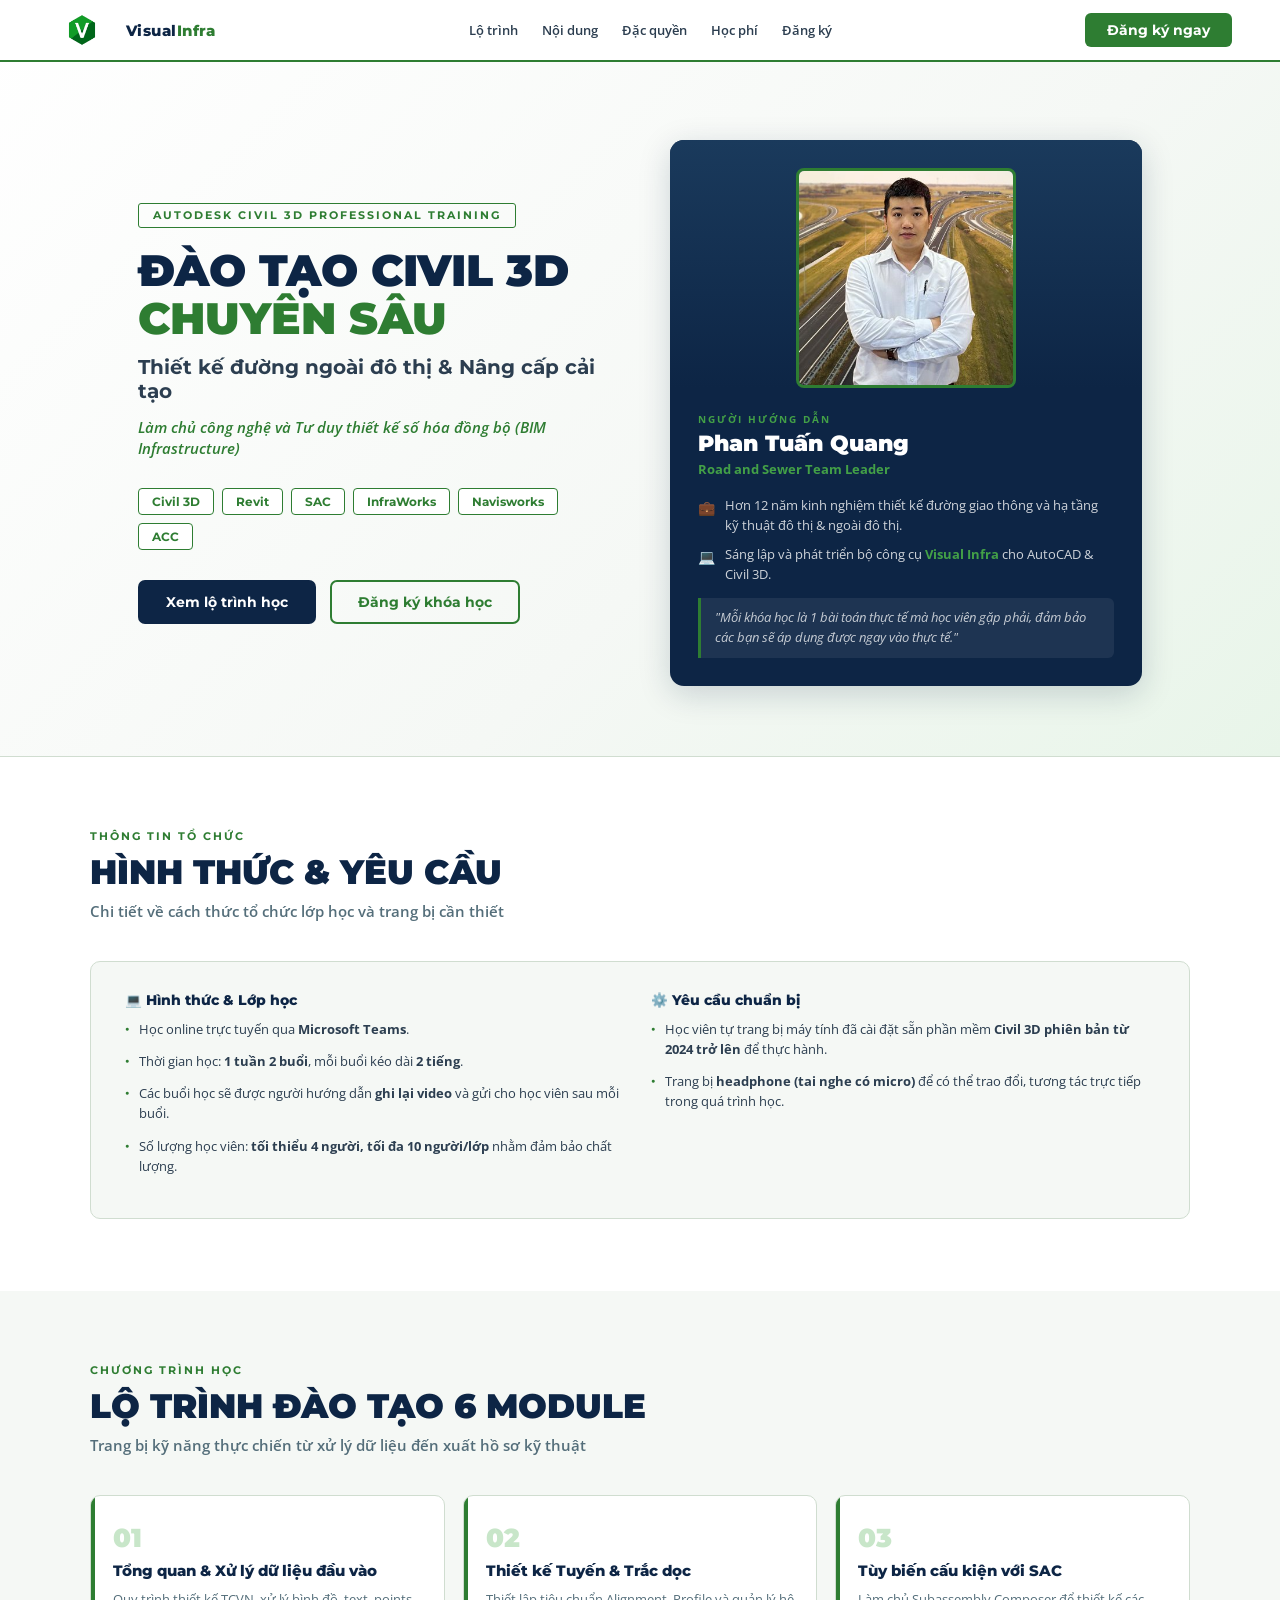
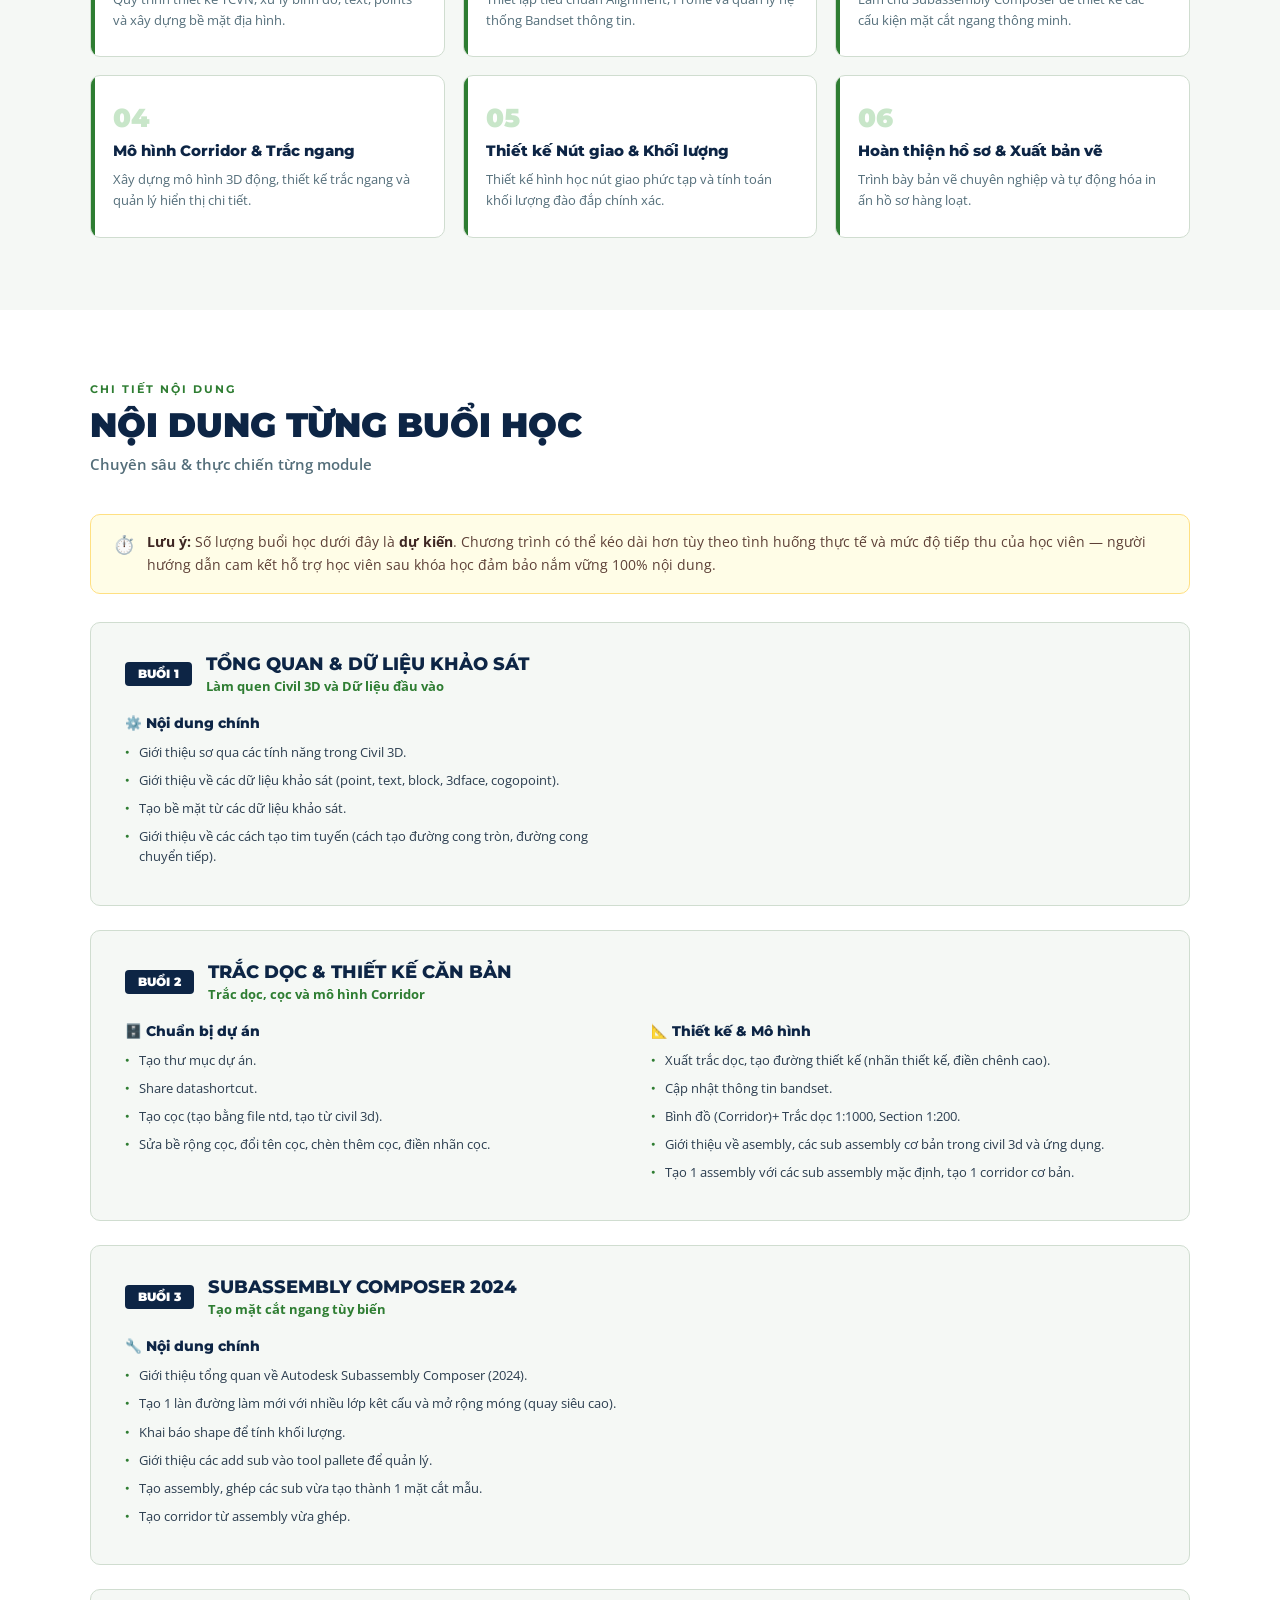
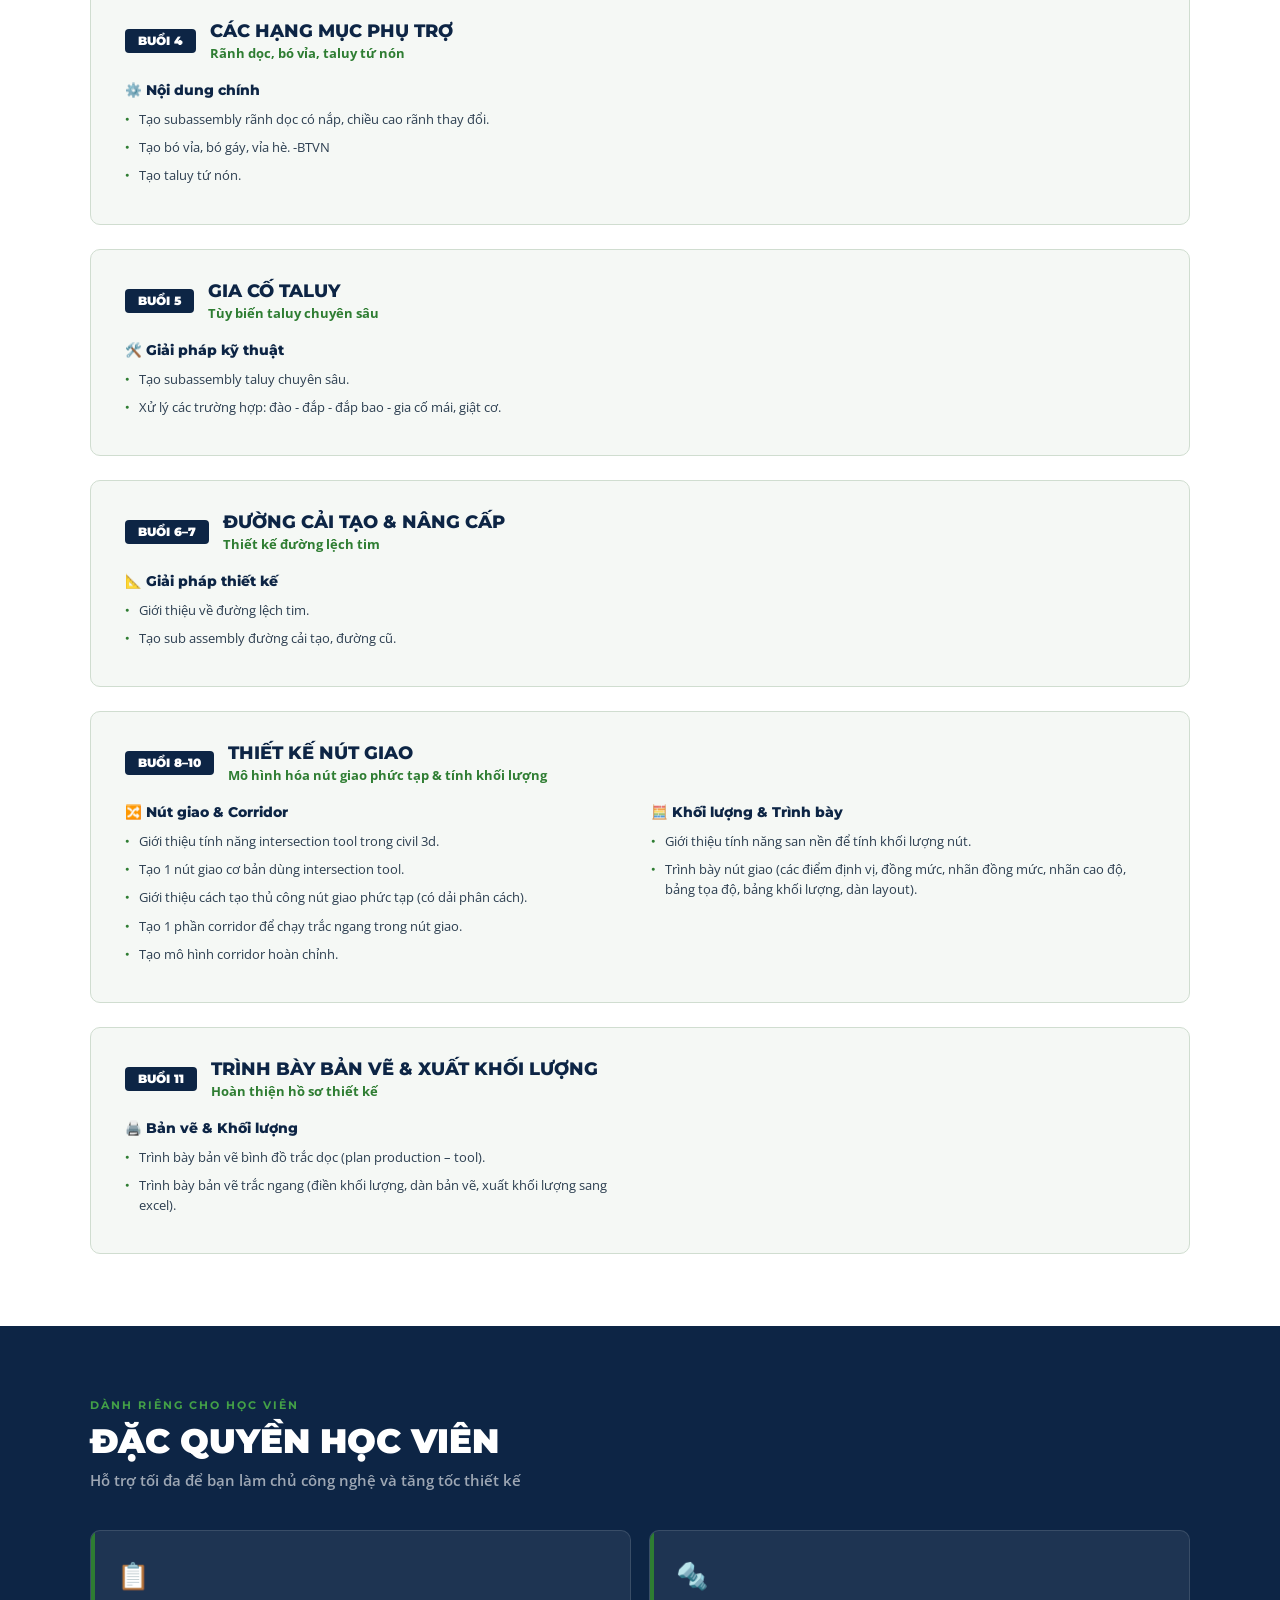
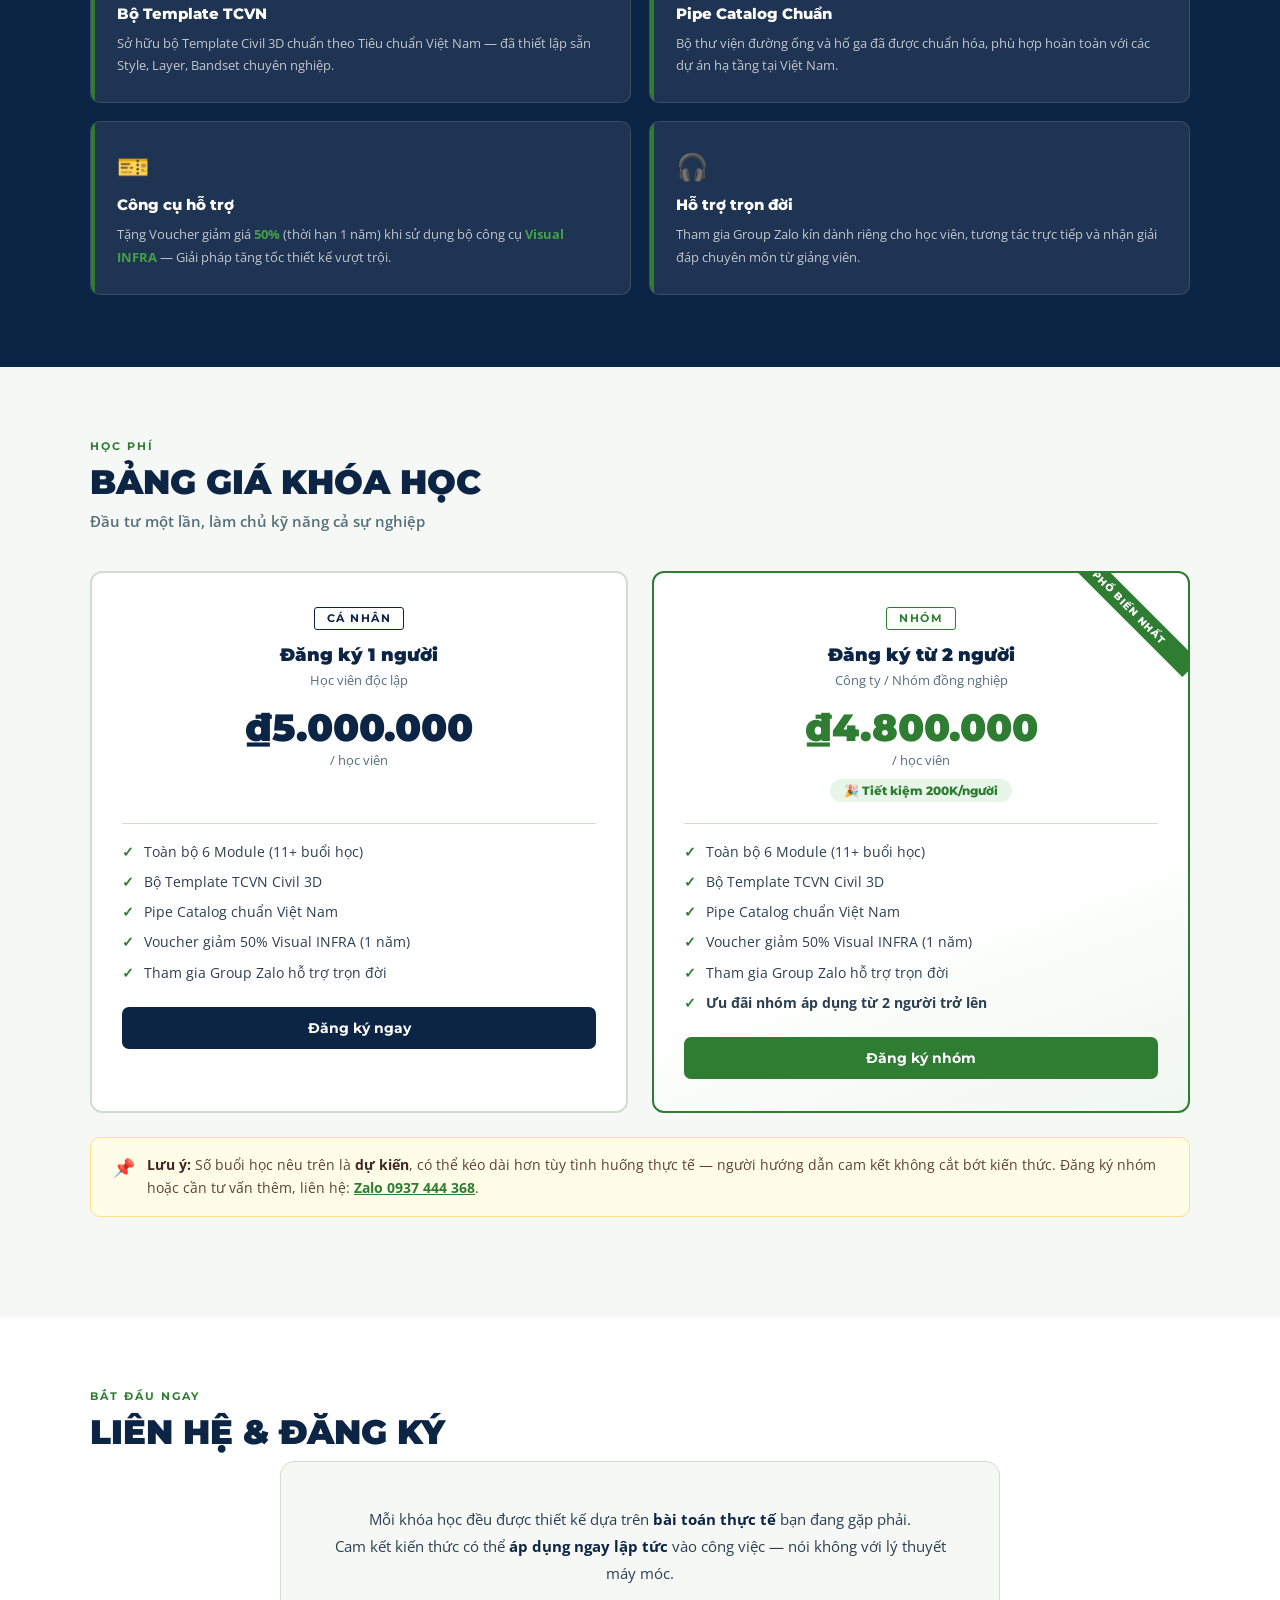
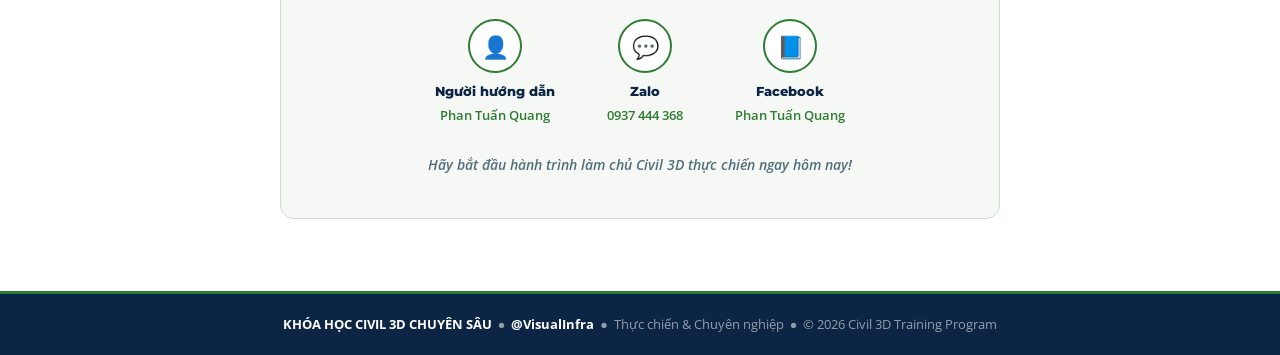
<file: index.html>
<!DOCTYPE html>

<html lang="vi">

<head>

<meta charset="UTF-8">

<meta name="viewport" content="width=device-width, initial-scale=1.0">

<title>Đào Tạo Civil 3D Chuyên Sâu | VisualInfra</title>

<link href="https://fonts.googleapis.com/css2?family=Montserrat:wght@400;600;700;800;900&family=Open+Sans:wght@400;500;600&display=swap" rel="stylesheet">

<style>

  :root {

    --navy: #0d2545;

    --navy-mid: #163a6b;

    --blue: #1565C0;

    --blue-light: #1E88E5;

    --green: #2E7D32;

    --green-light: #43A047;

    --green-pale: #e8f5e9;

    --text-dark: #0d2545;

    --text-mid: #2c3e50;

    --text-light: #546e7a;

    --bg: #ffffff;

    --bg-section: #f5f8f5;

    --border: #d0ddd0;

    --card-bg: #f0f7f0;

  }

  * { margin: 0; padding: 0; box-sizing: border-box; }

  html { scroll-behavior: smooth; }

  body { font-family: 'Open Sans', sans-serif; color: var(--text-dark); background: var(--bg); }



  /* NAV */

  nav {

    position: fixed; top: 0; width: 100%; z-index: 100;

    background: rgba(255,255,255,0.97);

    border-bottom: 2px solid var(--green);

    display: flex; align-items: center; justify-content: space-between;

    padding: 0 48px; height: 62px;

    backdrop-filter: blur(8px);

  }

  .nav-logo { display: flex; align-items: center; gap: 10px; text-decoration: none; }

  .nav-logo img { height: 38px; width: auto; }

  .nav-logo-text { font-family: 'Montserrat', sans-serif; font-weight: 800; font-size: 15px; color: var(--navy); letter-spacing: 0.5px; }

  .nav-logo-text span { color: var(--green); }

  .nav-links { display: flex; gap: 24px; }

  .nav-links a { text-decoration: none; font-size: 13px; font-weight: 600; color: var(--text-mid); transition: color .2s; }

  .nav-links a:hover { color: var(--green); }

  .nav-cta {

    background: var(--green); color: #fff;

    padding: 9px 22px; border-radius: 6px;

    font-family: 'Montserrat', sans-serif; font-size: 13.5px; font-weight: 700;

    text-decoration: none; transition: background .2s;

  }

  .nav-cta:hover { background: var(--green-light); }



  /* HERO */

  .hero-wrap {

    background: linear-gradient(135deg, #ffffff 0%, #f5f8f5 60%, #e8f5e9 100%);

    padding-top: 80px;

    border-bottom: 1px solid var(--border);

  }

  .hero {

    padding: 60px 48px 70px;

    max-width: 1100px; margin: 0 auto;

    display: grid; grid-template-columns: 1fr 1fr; gap: 60px; align-items: center;

  }

  .hero-badge {

    display: inline-block;

    font-family: 'Montserrat', sans-serif; font-weight: 700;

    font-size: 10.5px; letter-spacing: 2px; text-transform: uppercase;

    color: var(--green); border: 1.5px solid var(--green);

    padding: 5px 14px; border-radius: 3px; margin-bottom: 18px;

  }

  .hero h1 { font-family: 'Montserrat', sans-serif; font-weight: 900; font-size: 44px; line-height: 1.1; color: var(--navy); margin-bottom: 12px; }

  .hero h1 span { color: var(--green); }

  .hero h2 { font-family: 'Montserrat', sans-serif; font-weight: 700; font-size: 20px; color: var(--text-mid); margin-bottom: 14px; }

  .hero-sub { font-size: 14.5px; color: var(--green); font-style: italic; font-weight: 600; margin-bottom: 28px; line-height: 1.5; }

  .hero-badges { display: flex; gap: 8px; flex-wrap: wrap; margin-bottom: 30px; }

  .skill-tag {

    background: #fff; border: 1.5px solid var(--green);

    padding: 5px 13px; border-radius: 4px;

    font-size: 12px; font-weight: 700; font-family: 'Montserrat', sans-serif; color: var(--green);

  }

  .hero-cta { display: flex; gap: 14px; flex-wrap: wrap; }

  .btn-primary {

    background: var(--navy); color: #fff; padding: 13px 28px; border-radius: 7px;

    font-family: 'Montserrat', sans-serif; font-weight: 700; font-size: 14px;

    text-decoration: none; transition: all .2s; display: inline-block;

  }

  .btn-primary:hover { background: var(--navy-mid); transform: translateY(-1px); box-shadow: 0 4px 16px rgba(13,37,69,.2); }

  .btn-outline {

    border: 2px solid var(--green); color: var(--green); padding: 11px 26px; border-radius: 7px;

    font-family: 'Montserrat', sans-serif; font-weight: 700; font-size: 14px;

    text-decoration: none; transition: all .2s; display: inline-block;

  }

  .btn-outline:hover { background: var(--green-pale); transform: translateY(-1px); }



  /* INSTRUCTOR CARD */

  .instructor-card {

    background: var(--navy); border-radius: 14px; overflow: hidden;

    display: flex; flex-direction: column; box-shadow: 0 8px 32px rgba(13,37,69,.18);

  }

  .instructor-img-wrap {

    background: linear-gradient(180deg, #1a3a5c 0%, #0d2545 100%);

    display: flex; justify-content: center; padding-top: 28px;

  }

  .instructor-img-wrap img {

    width: 220px; height: 220px; object-fit: cover; object-position: top;

    border-radius: 8px; border: 3px solid var(--green);

  }

  .instructor-body { padding: 24px 28px 28px; }

  .instructor-body .inst-label { font-size: 10px; font-weight: 700; text-transform: uppercase; letter-spacing: 2px; color: var(--green-light); margin-bottom: 4px; }

  .instructor-body h3 { font-family: 'Montserrat', sans-serif; font-weight: 900; font-size: 22px; color: #fff; margin-bottom: 3px; }

  .instructor-body .role { font-size: 13px; font-weight: 700; color: var(--green-light); margin-bottom: 18px; }

  .exp-item { display: flex; gap: 10px; margin-bottom: 10px; align-items: flex-start; }

  .exp-icon { font-size: 14px; margin-top: 2px; flex-shrink: 0; }

  .exp-text { font-size: 13px; color: rgba(255,255,255,.8); line-height: 1.5; }

  .exp-text strong { color: var(--green-light); }

  .quote-box {

    border-left: 3px solid var(--green); padding: 10px 14px;

    background: rgba(255,255,255,.07); border-radius: 0 6px 6px 0;

    font-size: 12.5px; font-style: italic; color: rgba(255,255,255,.75); margin-top: 14px; line-height: 1.6;

  }



  /* SECTIONS */

  section { padding: 72px 48px; }

  .container { max-width: 1100px; margin: 0 auto; }

  .section-label { font-family: 'Montserrat', sans-serif; font-weight: 700; font-size: 11px; letter-spacing: 2px; text-transform: uppercase; color: var(--green); margin-bottom: 8px; }

  .section-title { font-family: 'Montserrat', sans-serif; font-weight: 900; font-size: 34px; color: var(--navy); margin-bottom: 8px; }

  .section-sub { font-size: 15px; color: var(--text-light); font-weight: 600; margin-bottom: 40px; }



  /* MODULES */

  #modules { background: var(--bg-section); }

  .modules-grid { display: grid; grid-template-columns: repeat(3, 1fr); gap: 18px; }

  .module-card {

    background: #fff; border: 1px solid var(--border); border-radius: 10px;

    padding: 26px 22px; position: relative; overflow: hidden; transition: box-shadow .2s, transform .2s;

  }

  .module-card:hover { box-shadow: 0 6px 22px rgba(46,125,50,.12); transform: translateY(-2px); }

  .module-card::before { content: ''; position: absolute; left: 0; top: 0; bottom: 0; width: 4px; background: var(--green); }

  .module-num { font-family: 'Montserrat', sans-serif; font-weight: 900; font-size: 26px; color: #c8e6c9; margin-bottom: 8px; }

  .module-title { font-family: 'Montserrat', sans-serif; font-weight: 800; font-size: 14.5px; color: var(--navy); margin-bottom: 9px; }

  .module-desc { font-size: 13px; color: var(--text-light); line-height: 1.6; }



  /* SESSIONS */

  #sessions { background: #fff; }

  .sessions-list { display: flex; flex-direction: column; gap: 24px; }

  .session-card { background: var(--bg-section); border: 1px solid var(--border); border-radius: 10px; padding: 30px 34px; }

  .session-header { display: flex; align-items: center; gap: 14px; margin-bottom: 20px; }

  .session-num-badge {

    background: var(--navy); color: #fff;

    font-family: 'Montserrat', sans-serif; font-weight: 900; font-size: 11.5px;

    padding: 5px 13px; border-radius: 4px; flex-shrink: 0;

  }

  .session-title { font-family: 'Montserrat', sans-serif; font-weight: 800; font-size: 18px; color: var(--navy); }

  .session-subtitle { font-size: 12.5px; font-weight: 700; color: var(--green); margin-top: 3px; }

  .session-cols { display: grid; grid-template-columns: 1fr 1fr; gap: 22px; }

  .session-group-title {

    display: flex; align-items: center; gap: 8px;

    font-family: 'Montserrat', sans-serif; font-weight: 800; font-size: 13.5px; color: var(--navy); margin-bottom: 11px;

  }

  .session-items { list-style: none; }

  .session-items li {

    display: flex; gap: 10px; font-size: 13px; color: var(--text-mid);

    margin-bottom: 8px; line-height: 1.55; align-items: flex-start;

  }

  .session-items li::before { content: '●'; color: var(--green); font-size: 7px; margin-top: 5px; flex-shrink: 0; }



  /* NOTE BOX */

  .note-box {

    background: #fffde7; border: 1px solid #ffe082; border-radius: 10px;

    padding: 16px 22px; display: flex; gap: 12px; align-items: flex-start; margin-bottom: 28px;

  }

  .note-box-icon { font-size: 18px; flex-shrink: 0; margin-top: 1px; }

  .note-box-text { font-size: 13.5px; color: #5d4037; line-height: 1.7; }

  .note-box-text strong { color: #3e2723; }



  /* PRIVILEGES */

  #privileges { background: var(--navy); }

  #privileges .section-label { color: var(--green-light); }

  #privileges .section-title { color: #fff; }

  #privileges .section-sub { color: rgba(255,255,255,.6); }

  .priv-grid { display: grid; grid-template-columns: 1fr 1fr; gap: 18px; }

  .priv-card {

    background: rgba(255,255,255,.07); border: 1px solid rgba(255,255,255,.12);

    border-radius: 10px; padding: 26px 26px; position: relative; overflow: hidden; transition: background .2s;

  }

  .priv-card:hover { background: rgba(255,255,255,.11); }

  .priv-card::before { content: ''; position: absolute; left: 0; top: 0; bottom: 0; width: 4px; background: var(--green); }

  .priv-icon { font-size: 26px; margin-bottom: 11px; }

  .priv-title { font-family: 'Montserrat', sans-serif; font-weight: 800; font-size: 15px; color: #fff; margin-bottom: 9px; }

  .priv-desc { font-size: 13px; color: rgba(255,255,255,.72); line-height: 1.7; }

  .priv-desc strong { color: var(--green-light); }



  /* PRICING */

  #pricing { background: var(--bg-section); }

  .pricing-grid { display: grid; grid-template-columns: 1fr 1fr; gap: 24px; margin-bottom: 24px; }

  .price-card {

    background: #fff; border: 2px solid var(--border); border-radius: 12px;

    padding: 32px 30px; text-align: center; position: relative; overflow: hidden;

    transition: box-shadow .2s, transform .2s;

  }

  .price-card:hover { box-shadow: 0 8px 28px rgba(46,125,50,.13); transform: translateY(-2px); }

  .price-card.featured { border-color: var(--green); background: linear-gradient(160deg, #fff 60%, #f0f7f0 100%); }

  .price-card.featured::after {

    content: '★ PHỔ BIẾN NHẤT';

    position: absolute; top: 18px; right: -30px;

    background: var(--green); color: #fff;

    font-family: 'Montserrat', sans-serif; font-weight: 800; font-size: 10px; letter-spacing: 1px;

    padding: 5px 38px; transform: rotate(45deg);

  }

  .price-badge {

    display: inline-block; font-family: 'Montserrat', sans-serif; font-weight: 700;

    font-size: 10.5px; letter-spacing: 1.5px; text-transform: uppercase;

    color: var(--navy); border: 1.5px solid var(--navy);

    padding: 4px 12px; border-radius: 3px; margin-bottom: 14px;

  }

  .price-card.featured .price-badge { color: var(--green); border-color: var(--green); }

  .price-title { font-family: 'Montserrat', sans-serif; font-weight: 900; font-size: 18px; color: var(--navy); margin-bottom: 5px; }

  .price-subtitle { font-size: 13px; color: var(--text-light); margin-bottom: 20px; }

  .price-amount { font-family: 'Montserrat', sans-serif; font-weight: 900; font-size: 38px; color: var(--navy); line-height: 1; margin-bottom: 4px; }

  .price-card.featured .price-amount { color: var(--green); }

  .price-unit { font-size: 13px; color: var(--text-light); margin-bottom: 8px; }

  .price-tag-wrap { height: 28px; display: flex; align-items: center; justify-content: center; margin-bottom: 18px; }

  .price-discount {

    background: #e8f5e9; color: var(--green);

    font-family: 'Montserrat', sans-serif; font-weight: 800; font-size: 12px;

    padding: 4px 14px; border-radius: 20px;

  }

  .price-divider { border: none; border-top: 1px solid var(--border); margin-bottom: 18px; }

  .price-features { list-style: none; text-align: left; margin-bottom: 24px; }

  .price-features li { display: flex; gap: 10px; font-size: 13.5px; color: var(--text-mid); margin-bottom: 10px; line-height: 1.5; }

  .price-features li::before { content: '✓'; color: var(--green); font-weight: 800; flex-shrink: 0; }

  .price-cta {

    display: block; width: 100%; padding: 12px;

    background: var(--navy); color: #fff;

    font-family: 'Montserrat', sans-serif; font-weight: 700; font-size: 14px;

    border-radius: 7px; text-decoration: none; text-align: center; transition: background .2s;

  }

  .price-cta:hover { background: var(--navy-mid); }

  .price-card.featured .price-cta { background: var(--green); }

  .price-card.featured .price-cta:hover { background: var(--green-light); }



  /* CONTACT */

  #contact { background: #fff; }

  .contact-box {

    background: var(--bg-section); border: 1px solid var(--border); border-radius: 14px;

    padding: 44px 52px; text-align: center; max-width: 720px; margin: 0 auto;

  }

  .contact-quote { font-size: 15px; color: var(--text-mid); line-height: 1.8; margin-bottom: 32px; }

  .contact-quote strong { color: var(--navy); }

  .contact-row { display: flex; justify-content: center; gap: 52px; flex-wrap: wrap; }

  .contact-item { text-align: center; }

  .ci-icon {

    width: 54px; height: 54px; border-radius: 50%; background: #fff; border: 2px solid var(--green);

    display: flex; align-items: center; justify-content: center; font-size: 22px; margin: 0 auto 10px;

  }

  .ci-label { font-family: 'Montserrat', sans-serif; font-weight: 800; font-size: 13px; color: var(--navy); margin-bottom: 4px; }

  .contact-item a { font-size: 13px; color: var(--green); text-decoration: none; font-weight: 600; }

  .contact-item a:hover { text-decoration: underline; }

  .contact-cta { margin-top: 30px; font-size: 14px; color: var(--text-light); font-style: italic; font-weight: 600; }



  /* FOOTER */

  footer {

    background: var(--navy); color: rgba(255,255,255,.55);

    text-align: center; padding: 22px 48px; font-size: 12.5px; border-top: 3px solid var(--green);

  }

  footer strong { color: #fff; }



  /* ANIMATE */

  .fade-in { opacity: 0; transform: translateY(22px); transition: opacity .55s, transform .55s; }

  .fade-in.visible { opacity: 1; transform: none; }



  /* RESPONSIVE */

  @media (max-width: 900px) {

    nav { padding: 0 18px; }

    .nav-links { display: none; }

    .hero { grid-template-columns: 1fr; padding: 80px 20px 48px; gap: 32px; }

    .hero h1 { font-size: 30px; }

    .modules-grid { grid-template-columns: 1fr 1fr; }

    .session-cols { grid-template-columns: 1fr; }

    .priv-grid { grid-template-columns: 1fr; }

    .pricing-grid { grid-template-columns: 1fr; }

    section { padding: 52px 20px; }

    .contact-box { padding: 28px 18px; }

  }

  @media (max-width: 580px) {

    .modules-grid { grid-template-columns: 1fr; }

    .hero h1 { font-size: 26px; }

    .section-title { font-size: 24px; }

    .instructor-img-wrap img { width: 170px; height: 170px; }

  }

</style>

</head>

<body>



<!-- NAV -->

<nav>

  <a href="#" class="nav-logo">

    <img src="[data-uri]" alt="VisualInfra Logo">

    <span class="nav-logo-text">Visual<span>Infra</span></span>

  </a>

  <div class="nav-links">

    <a href="#modules">Lộ trình</a>

    <a href="#sessions">Nội dung</a>

    <a href="#privileges">Đặc quyền</a>

    <a href="#pricing">Học phí</a>

    <a href="#contact">Đăng ký</a>

  </div>

  <a href="#contact" class="nav-cta">Đăng ký ngay</a>

</nav>



<!-- HERO -->

<div class="hero-wrap">

  <div class="hero container">

    <div class="hero-left">

      <div class="hero-badge">Autodesk Civil 3D Professional Training</div>

      <h1>ĐÀO TẠO CIVIL 3D<br><span>CHUYÊN SÂU</span></h1>

      <h2>Thiết kế đường ngoài đô thị &amp; Nâng cấp cải tạo</h2>

      <p class="hero-sub">Làm chủ công nghệ và Tư duy thiết kế số hóa đồng bộ (BIM Infrastructure)</p>

      <div class="hero-badges">

        <span class="skill-tag">Civil 3D</span>

        <span class="skill-tag">Revit</span>

        <span class="skill-tag">SAC</span>

        <span class="skill-tag">InfraWorks</span>

        <span class="skill-tag">Navisworks</span>

        <span class="skill-tag">ACC</span>

      </div>

      <div class="hero-cta">

        <a href="#modules" class="btn-primary">Xem lộ trình học</a>

        <a href="#contact" class="btn-outline">Đăng ký khóa học</a>

      </div>

    </div>

    <div class="instructor-card fade-in">

      <div class="instructor-img-wrap">

        <img src="[data-uri]" alt="Phan Tuấn Quang">

      </div>

      <div class="instructor-body">

        <div class="inst-label">Người hướng dẫn</div>

        <h3>Phan Tuấn Quang</h3>

        <div class="role">Road and Sewer Team Leader</div>

        <div class="exp-item"><span class="exp-icon">💼</span><p class="exp-text">Hơn 12 năm kinh nghiệm thiết kế đường giao thông và hạ tầng kỹ thuật đô thị &amp; ngoài đô thị.</p></div>

        <div class="exp-item"><span class="exp-icon">💻</span><p class="exp-text">Sáng lập và phát triển bộ công cụ <strong>Visual Infra</strong> cho AutoCAD &amp; Civil 3D.</p></div>

        <div class="quote-box">"Mỗi khóa học là 1 bài toán thực tế mà học viên gặp phải, đảm bảo các bạn sẽ áp dụng được ngay vào thực tế."</div>

      </div>

    </div>

  </div>

</div>


<section id="learning-format" style="background: #fff;">
  <div class="container">
    <div class="section-label">Thông tin tổ chức</div>
    <div class="section-title">HÌNH THỨC & YÊU CẦU</div>
    <p class="section-sub">Chi tiết về cách thức tổ chức lớp học và trang bị cần thiết</p>
    
    <div class="session-card fade-in">
      <div class="session-cols" style="align-items: start;">
        <div style="height: auto;">
          <div class="session-group-title">💻 Hình thức & Lớp học</div>
          <ul class="session-items" style="display: block; padding-left: 0;">
            <li style="margin-bottom: 12px; display: flex; gap: 10px; align-items: flex-start;">
              <span>Học online trực tuyến qua <strong>Microsoft Teams</strong>.</span>
            </li>
            <li style="margin-bottom: 12px; display: flex; gap: 10px; align-items: flex-start;">
              <span>Thời gian học: <strong>1 tuần 2 buổi</strong>, mỗi buổi kéo dài <strong>2 tiếng</strong>.</span>
            </li>
            <li style="margin-bottom: 12px; display: flex; gap: 10px; align-items: flex-start;">
              <span>Các buổi học sẽ được người hướng dẫn <strong>ghi lại video</strong> và gửi cho học viên sau mỗi buổi.</span>
            </li>
            <li style="margin-bottom: 12px; display: flex; gap: 10px; align-items: flex-start;">
              <span>Số lượng học viên: <strong>tối thiểu 4 người, tối đa 10 người/lớp</strong> nhằm đảm bảo chất lượng.</span>
            </li>
          </ul>
        </div>
        <div style="height: auto;">
          <div class="session-group-title">⚙️ Yêu cầu chuẩn bị</div>
          <ul class="session-items" style="display: block; padding-left: 0;">
            <li style="margin-bottom: 12px; display: flex; gap: 10px; align-items: flex-start;">
              <span>Học viên tự trang bị máy tính đã cài đặt sẵn phần mềm <strong>Civil 3D phiên bản từ 2024 trở lên</strong> để thực hành.</span>
            </li>
            <li style="margin-bottom: 12px; display: flex; gap: 10px; align-items: flex-start;">
              <span>Trang bị <strong>headphone (tai nghe có micro)</strong> để có thể trao đổi, tương tác trực tiếp trong quá trình học.</span>
            </li>
          </ul>
        </div>
      </div>
    </div>
  </div>
</section>
<!-- MODULES -->

<section id="modules">

  <div class="container">

    <div class="section-label">Chương trình học</div>

    <div class="section-title">LỘ TRÌNH ĐÀO TẠO 6 MODULE</div>

    <p class="section-sub">Trang bị kỹ năng thực chiến từ xử lý dữ liệu đến xuất hồ sơ kỹ thuật</p>

    <div class="modules-grid">

      <div class="module-card fade-in"><div class="module-num">01</div><div class="module-title">Tổng quan &amp; Xử lý dữ liệu đầu vào</div><p class="module-desc">Quy trình thiết kế TCVN, xử lý bình đồ, text, points và xây dựng bề mặt địa hình.</p></div>

      <div class="module-card fade-in"><div class="module-num">02</div><div class="module-title">Thiết kế Tuyến &amp; Trắc dọc</div><p class="module-desc">Thiết lập tiêu chuẩn Alignment, Profile và quản lý hệ thống Bandset thông tin.</p></div>

      <div class="module-card fade-in"><div class="module-num">03</div><div class="module-title">Tùy biến cấu kiện với SAC</div><p class="module-desc">Làm chủ Subassembly Composer để thiết kế các cấu kiện mặt cắt ngang thông minh.</p></div>

      <div class="module-card fade-in"><div class="module-num">04</div><div class="module-title">Mô hình Corridor &amp; Trắc ngang</div><p class="module-desc">Xây dựng mô hình 3D động, thiết kế trắc ngang và quản lý hiển thị chi tiết.</p></div>

      <div class="module-card fade-in"><div class="module-num">05</div><div class="module-title">Thiết kế Nút giao &amp; Khối lượng</div><p class="module-desc">Thiết kế hình học nút giao phức tạp và tính toán khối lượng đào đắp chính xác.</p></div>

      <div class="module-card fade-in"><div class="module-num">06</div><div class="module-title">Hoàn thiện hồ sơ &amp; Xuất bản vẽ</div><p class="module-desc">Trình bày bản vẽ chuyên nghiệp và tự động hóa in ấn hồ sơ hàng loạt.</p></div>

    </div>

  </div>

</section>



<!-- SESSIONS -->

<section id="sessions">

  <div class="container">

    <div class="section-label">Chi tiết nội dung</div>

    <div class="section-title">NỘI DUNG TỪNG BUỔI HỌC</div>

    <p class="section-sub">Chuyên sâu &amp; thực chiến từng module</p>

    <div class="note-box fade-in">

      <span class="note-box-icon">⏱️</span>

      <p class="note-box-text"><strong>Lưu ý:</strong> Số lượng buổi học dưới đây là <strong>dự kiến</strong>. Chương trình có thể kéo dài hơn tùy theo tình huống thực tế và mức độ tiếp thu của học viên — người hướng dẫn cam kết hỗ trợ học viên sau khóa học đảm bảo nắm vững 100% nội dung.</p>

    </div>

    <div class="sessions-list">



      <div class="session-card fade-in">
        <div class="session-header">
          <span class="session-num-badge">BUỔI 1</span>
          <div><div class="session-title">TỔNG QUAN &amp; DỮ LIỆU KHẢO SÁT</div><div class="session-subtitle">Làm quen Civil 3D và Dữ liệu đầu vào</div></div>
        </div>
        <div class="session-cols">
          <div>
            <div class="session-group-title">⚙️ Nội dung chính</div>
            <ul class="session-items">
              <li>Giới thiệu sơ qua các tính năng trong Civil 3D.</li>
              <li>Giới thiệu về các dữ liệu khảo sát (point, text, block, 3dface, cogopoint).</li>
              <li>Tạo bề mặt từ các dữ liệu khảo sát.</li>
              <li>Giới thiệu về các cách tạo tim tuyến (cách tạo đường cong tròn, đường cong chuyển tiếp).</li>
            </ul>
          </div>
        </div>
      </div>

      <div class="session-card fade-in">
        <div class="session-header">
          <span class="session-num-badge">BUỔI 2</span>
          <div><div class="session-title">TRẮC DỌC &amp; THIẾT KẾ CĂN BẢN</div><div class="session-subtitle">Trắc dọc, cọc và mô hình Corridor</div></div>
        </div>
        <div class="session-cols">
          <div>
            <div class="session-group-title">🗄️ Chuẩn bị dự án</div>
            <ul class="session-items">
              <li>Tạo thư mục dự án.</li>
              <li>Share datashortcut.</li>
              <li>Tạo cọc (tạo bằng file ntd, tạo từ civil 3d).</li>
              <li>Sửa bề rộng cọc, đổi tên cọc, chèn thêm cọc, điền nhãn cọc.</li>
            </ul>
          </div>
          <div>
            <div class="session-group-title">📐 Thiết kế &amp; Mô hình</div>
            <ul class="session-items">
              <li>Xuất trắc dọc, tạo đường thiết kế (nhãn thiết kế, điền chênh cao).</li>
              <li>Cập nhật thông tin bandset.</li>
              <li>Bình đồ (Corridor)+ Trắc dọc 1:1000, Section 1:200.</li>
              <li>Giới thiệu về asembly, các sub assembly cơ bản trong civil 3d và ứng dụng.</li>
              <li>Tạo 1 assembly với các sub assembly mặc định, tạo 1 corridor cơ bản.</li>
            </ul>
          </div>
        </div>
      </div>

      <div class="session-card fade-in">
        <div class="session-header">
          <span class="session-num-badge">BUỔI 3</span>
          <div><div class="session-title">SUBASSEMBLY COMPOSER 2024</div><div class="session-subtitle">Tạo mặt cắt ngang tùy biến</div></div>
        </div>
        <div class="session-cols">
          <div>
            <div class="session-group-title">🔧 Nội dung chính</div>
            <ul class="session-items">
              <li>Giới thiệu tổng quan về Autodesk Subassembly Composer (2024).</li>
              <li>Tạo 1 làn đường làm mới với nhiều lớp kêt cấu và mở rộng móng (quay siêu cao).</li>
              <li>Khai báo shape để tính khối lượng.</li>
              <li>Giới thiệu các add sub vào tool pallete để quản lý.</li>
              <li>Tạo assembly, ghép các sub vừa tạo thành 1 mặt cắt mẫu.</li>
              <li>Tạo corridor từ assembly vừa ghép.</li>
            </ul>
          </div>
        </div>
      </div>

      <div class="session-card fade-in">
        <div class="session-header">
          <span class="session-num-badge">BUỔI 4</span>
          <div><div class="session-title">CÁC HẠNG MỤC PHỤ TRỢ</div><div class="session-subtitle">Rãnh dọc, bó vỉa, taluy tứ nón</div></div>
        </div>
        <div class="session-cols">
          <div>
            <div class="session-group-title">⚙️ Nội dung chính</div>
            <ul class="session-items">
              <li>Tạo subassembly rãnh dọc có nắp, chiều cao rãnh thay đổi.</li>
              <li>Tạo bó vỉa, bó gáy, vỉa hè. -BTVN</li>
              <li>Tạo taluy tứ nón.</li>
            </ul>
          </div>
        </div>
      </div>

      <div class="session-card fade-in">
        <div class="session-header">
          <span class="session-num-badge">BUỔI 5</span>
          <div><div class="session-title">GIA CỐ TALUY</div><div class="session-subtitle">Tùy biến taluy chuyên sâu</div></div>
        </div>
        <div class="session-cols">
          <div>
            <div class="session-group-title">🛠️ Giải pháp kỹ thuật</div>
            <ul class="session-items">
              <li>Tạo subassembly taluy chuyên sâu.</li>
              <li>Xử lý các trường hợp: đào - đắp - đắp bao - gia cố mái, giật cơ.</li>
            </ul>
          </div>
        </div>
      </div>

      <div class="session-card fade-in">
        <div class="session-header">
          <span class="session-num-badge">BUỔI 6–7</span>
          <div><div class="session-title">ĐƯỜNG CẢI TẠO &amp; NÂNG CẤP</div><div class="session-subtitle">Thiết kế đường lệch tim</div></div>
        </div>
        <div class="session-cols">
          <div>
            <div class="session-group-title">📐 Giải pháp thiết kế</div>
            <ul class="session-items">
              <li>Giới thiệu về đường lệch tim.</li>
              <li>Tạo sub assembly đường cải tạo, đường cũ.</li>
            </ul>
          </div>
        </div>
      </div>

      <div class="session-card fade-in">
        <div class="session-header">
          <span class="session-num-badge">BUỔI 8–10</span>
          <div><div class="session-title">THIẾT KẾ NÚT GIAO</div><div class="session-subtitle">Mô hình hóa nút giao phức tạp &amp; tính khối lượng</div></div>
        </div>
        <div class="session-cols">
          <div>
            <div class="session-group-title">🔀 Nút giao &amp; Corridor</div>
            <ul class="session-items">
              <li>Giới thiệu tính năng intersection tool trong civil 3d.</li>
              <li>Tạo 1 nút giao cơ bản dùng intersection tool.</li>
              <li>Giới thiệu cách tạo thủ công nút giao phức tạp (có dải phân cách).</li>
              <li>Tạo 1 phần corridor để chạy trắc ngang trong nút giao.</li>
              <li>Tạo mô hình corridor hoàn chỉnh.</li>
            </ul>
          </div>
          <div>
            <div class="session-group-title">🧮 Khối lượng &amp; Trình bày</div>
            <ul class="session-items">
              <li>Giới thiệu tính năng san nền để tính khối lượng nút.</li>
              <li>Trình bày nút giao (các điểm định vị, đồng mức, nhãn đồng mức, nhãn cao độ, bảng tọa độ, bảng khối lượng, dàn layout).</li>
            </ul>
          </div>
        </div>
      </div>

      <div class="session-card fade-in">
        <div class="session-header">
          <span class="session-num-badge">BUỔI 11</span>
          <div><div class="session-title">TRÌNH BÀY BẢN VẼ &amp; XUẤT KHỐI LƯỢNG</div><div class="session-subtitle">Hoàn thiện hồ sơ thiết kế</div></div>
        </div>
        <div class="session-cols">
          <div>
            <div class="session-group-title">🖨️ Bản vẽ &amp; Khối lượng</div>
            <ul class="session-items">
              <li>Trình bày bản vẽ bình đồ trắc dọc (plan production – tool).</li>
              <li>Trình bày bản vẽ trắc ngang (điền khối lượng, dàn bản vẽ, xuất khối lượng sang excel).</li>
            </ul>
          </div>
        </div>
      </div>



    </div>

  </div>

</section>



<!-- PRIVILEGES -->

<section id="privileges">

  <div class="container">

    <div class="section-label">Dành riêng cho học viên</div>

    <div class="section-title">ĐẶC QUYỀN HỌC VIÊN</div>

    <p class="section-sub">Hỗ trợ tối đa để bạn làm chủ công nghệ và tăng tốc thiết kế</p>

    <div class="priv-grid">

      <div class="priv-card fade-in"><div class="priv-icon">📋</div><div class="priv-title">Bộ Template TCVN</div><p class="priv-desc">Sở hữu bộ Template Civil 3D chuẩn theo Tiêu chuẩn Việt Nam — đã thiết lập sẵn Style, Layer, Bandset chuyên nghiệp.</p></div>

      <div class="priv-card fade-in"><div class="priv-icon">🔩</div><div class="priv-title">Pipe Catalog Chuẩn</div><p class="priv-desc">Bộ thư viện đường ống và hố ga đã được chuẩn hóa, phù hợp hoàn toàn với các dự án hạ tầng tại Việt Nam.</p></div>

      <div class="priv-card fade-in"><div class="priv-icon">🎫</div><div class="priv-title">Công cụ hỗ trợ</div><p class="priv-desc">Tặng Voucher giảm giá <strong>50%</strong> (thời hạn 1 năm) khi sử dụng bộ công cụ <strong>Visual INFRA</strong> — Giải pháp tăng tốc thiết kế vượt trội.</p></div>

      <div class="priv-card fade-in"><div class="priv-icon">🎧</div><div class="priv-title">Hỗ trợ trọn đời</div><p class="priv-desc">Tham gia Group Zalo kín dành riêng cho học viên, tương tác trực tiếp và nhận giải đáp chuyên môn từ giảng viên.</p></div>

    </div>

  </div>

</section>



<!-- PRICING -->

<section id="pricing">

  <div class="container">

    <div class="section-label">Học phí</div>

    <div class="section-title">BẢNG GIÁ KHÓA HỌC</div>

    <p class="section-sub">Đầu tư một lần, làm chủ kỹ năng cả sự nghiệp</p>

    <div class="pricing-grid">

      <div class="price-card fade-in">

        <div class="price-badge">Cá nhân</div>

        <div class="price-title">Đăng ký 1 người</div>

        <div class="price-subtitle">Học viên độc lập</div>

        <div class="price-amount">₫5.000.000</div>

        <div class="price-unit">/ học viên</div>

        <div class="price-tag-wrap"></div>

        <hr class="price-divider">

        <ul class="price-features">

          <li>Toàn bộ 6 Module (11+ buổi học)</li>

          <li>Bộ Template TCVN Civil 3D</li>

          <li>Pipe Catalog chuẩn Việt Nam</li>

          <li>Voucher giảm 50% Visual INFRA (1 năm)</li>

          <li>Tham gia Group Zalo hỗ trợ trọn đời</li>

        </ul>

        <a href="https://zalo.me/0937444368" target="_blank" class="price-cta">Đăng ký ngay</a>

      </div>

      <div class="price-card featured fade-in">

        <div class="price-badge">Nhóm</div>

        <div class="price-title">Đăng ký từ 2 người</div>

        <div class="price-subtitle">Công ty / Nhóm đồng nghiệp</div>

        <div class="price-amount">₫4.800.000</div>

        <div class="price-unit">/ học viên</div>

        <div class="price-tag-wrap"><span class="price-discount">🎉 Tiết kiệm 200K/người</span></div>

        <hr class="price-divider">

        <ul class="price-features">

          <li>Toàn bộ 6 Module (11+ buổi học)</li>

          <li>Bộ Template TCVN Civil 3D</li>

          <li>Pipe Catalog chuẩn Việt Nam</li>

          <li>Voucher giảm 50% Visual INFRA (1 năm)</li>

          <li>Tham gia Group Zalo hỗ trợ trọn đời</li>

          <li><strong>Ưu đãi nhóm áp dụng từ 2 người trở lên</strong></li>

        </ul>

        <a href="https://zalo.me/0937444368" target="_blank" class="price-cta">Đăng ký nhóm</a>

      </div>

    </div>

    <div class="note-box fade-in">

      <span class="note-box-icon">📌</span>

      <p class="note-box-text">

        <strong>Lưu ý:</strong> Số buổi học nêu trên là <strong>dự kiến</strong>, có thể kéo dài hơn tùy tình huống thực tế — người hướng dẫn cam kết không cắt bớt kiến thức.

        Đăng ký nhóm hoặc cần tư vấn thêm, liên hệ: <a href="https://zalo.me/0937444368" target="_blank" style="color:var(--green);font-weight:700;">Zalo 0937 444 368</a>.

      </p>

    </div>

  </div>

</section>



<!-- CONTACT -->

<section id="contact">

  <div class="container">

    <div class="section-label">Bắt đầu ngay</div>

    <div class="section-title">LIÊN HỆ &amp; ĐĂNG KÝ</div>

    <div class="contact-box">

      <p class="contact-quote">

        Mỗi khóa học đều được thiết kế dựa trên <strong>bài toán thực tế</strong> bạn đang gặp phải.<br>

        Cam kết kiến thức có thể <strong>áp dụng ngay lập tức</strong> vào công việc — nói không với lý thuyết máy móc.

      </p>

      <div class="contact-row">

        <div class="contact-item">

          <div class="ci-icon">👤</div>

          <div class="ci-label">Người hướng dẫn</div>

          <a href="#">Phan Tuấn Quang</a>

        </div>

        <div class="contact-item">

          <div class="ci-icon">💬</div>

          <div class="ci-label">Zalo</div>

          <a href="https://zalo.me/0937444368" target="_blank">0937 444 368</a>

        </div>

        <div class="contact-item">

          <div class="ci-icon">📘</div>

          <div class="ci-label">Facebook</div>

          <a href="https://www.facebook.com/phan.tuanquang/" target="_blank">Phan Tuấn Quang</a>

        </div>

      </div>

      <p class="contact-cta">Hãy bắt đầu hành trình làm chủ Civil 3D thực chiến ngay hôm nay!</p>

    </div>

  </div>

</section>



<!-- FOOTER -->

<footer>

  <strong>KHÓA HỌC CIVIL 3D CHUYÊN SÂU</strong> &nbsp;●&nbsp; <strong>@VisualInfra</strong> &nbsp;●&nbsp; Thực chiến &amp; Chuyên nghiệp &nbsp;●&nbsp; © 2026 Civil 3D Training Program

</footer>



<script>

  const obs = new IntersectionObserver(entries => {

    entries.forEach(e => { if (e.isIntersecting) { e.target.classList.add('visible'); obs.unobserve(e.target); } });

  }, { threshold: 0.1 });

  document.querySelectorAll('.fade-in').forEach(el => obs.observe(el));

</script>

</body>

</html>
</file>
